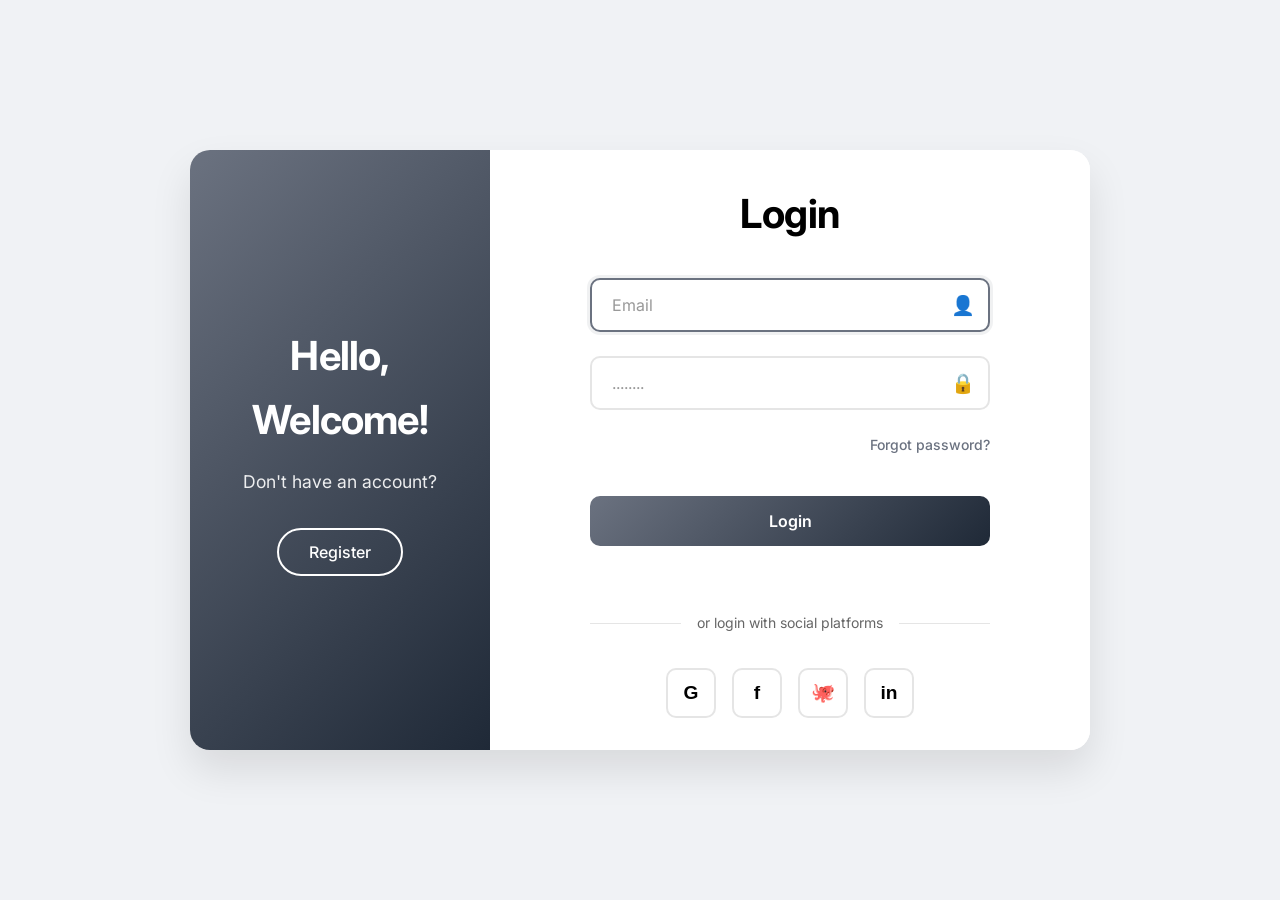
<file: crm-2-main/ms-dashboard-main/App/login.html>
<!DOCTYPE html>
<html lang="en">
<head>
    <meta charset="UTF-8">
    <meta name="viewport" content="width=device-width, initial-scale=1.0">
    <title>CRM - Login / Sign Up</title>
    <link href="https://fonts.googleapis.com/css2?family=Inter:wght@300;400;500;600;700&display=swap" rel="stylesheet">
    <link rel="stylesheet" href="login.css">
</head>
<body>
    <div class="container">
        
        <div class="welcome-panel" id="welcomePanel">
            <div class="welcome-content">
                <div class="welcome-text">
                    <h1>Hello, Welcome!</h1>
                    <p id="welcomeMessage">Don't have an account?</p>
                </div>
                <button class="switch-btn" id="switchBtn">Register</button>
            </div>
        </div>

        <div class="form-panel" id="formPanel">
            <div class="form-container">
           
                <div class="form-section" id="loginForm">
                    <div class="form-header">
                        <h2>Login</h2>
                    </div>
                    
                    <form id="loginFormElement" class="auth-form">
                        <div class="form-group">
                            <div class="input-wrapper">
                                <input type="text" id="loginUsername" name="username" placeholder="Email" required>
                                <span class="input-icon">👤</span>
                            </div>
                        </div>
                        
                        <div class="form-group">
                            <div class="input-wrapper">
                                <input type="password" id="loginPassword" name="password" placeholder="........" required>
                                <span class="input-icon">🔒</span>
                            </div>
                        </div>
                        
                        <div class="form-options">
                            <a href="#" class="forgot-link">Forgot password?</a>
                        </div>
                        
                        <button type="submit" class="submit-btn">
                            <span>Login</span>
                        </button>
                    </form>
                    
                    <div class="social-login">
                        <div class="separator">
                            <span>or login with social platforms</span>
                        </div>
                        <div class="social-buttons">
                            <button class="social-btn" type="button">G</button>
                            <button class="social-btn" type="button">f</button>
                            <button class="social-btn" type="button">🐙</button>
                            <button class="social-btn" type="button">in</button>
                        </div>
                    </div>
                </div>

                <!-- Signup Form -->
                <div class="form-section hidden" id="signupForm">
                    <div class="form-header">
                        <h2>Register</h2>
                    </div>
                    
                    <form id="signupFormElement" class="auth-form">
                        <div class="form-group">
                            <div class="input-wrapper">
                                <input type="text" id="signupName" name="username" placeholder="Full Name" required>
                                <span class="input-icon">👤</span>
                            </div>
                        </div>
                        
                        <div class="form-group">
                            <div class="input-wrapper">
                                <input type="email" id="signupEmail" name="email" placeholder="Email" required>
                                <span class="input-icon">📧</span>
                            </div>
                        </div>
                        
                        <div class="form-group">
                            <div class="input-wrapper">
                                <input type="password" id="signupPassword" name="password" placeholder="Password" required>
                                <span class="input-icon">🔒</span>
                            </div>
                        </div>
                        
                        <div class="form-group">
                            <div class="input-wrapper">
                                <input type="password" id="signupConfirmPassword" name="confirmPassword" placeholder="Confirm Password" required>
                                <span class="input-icon">🔒</span>
                            </div>
                        </div>
                        
                        <button type="submit" class="submit-btn">
                            <span>Register</span>
                        </button>
                    </form>
                    
                    <div class="social-login">
                        <div class="separator">
                            <span>or register with social platforms</span>
                        </div>
                        <div class="social-buttons">
                            <button class="social-btn" type="button">G</button>
                            <button class="social-btn" type="button">f</button>
                            <button class="social-btn" type="button">🐙</button>
                            <button class="social-btn" type="button">in</button>
                        </div>
                    </div>
                </div>
            </div>
        </div>
    </div>

    <script src="login.js"></script>
</body>
</html>
</file>
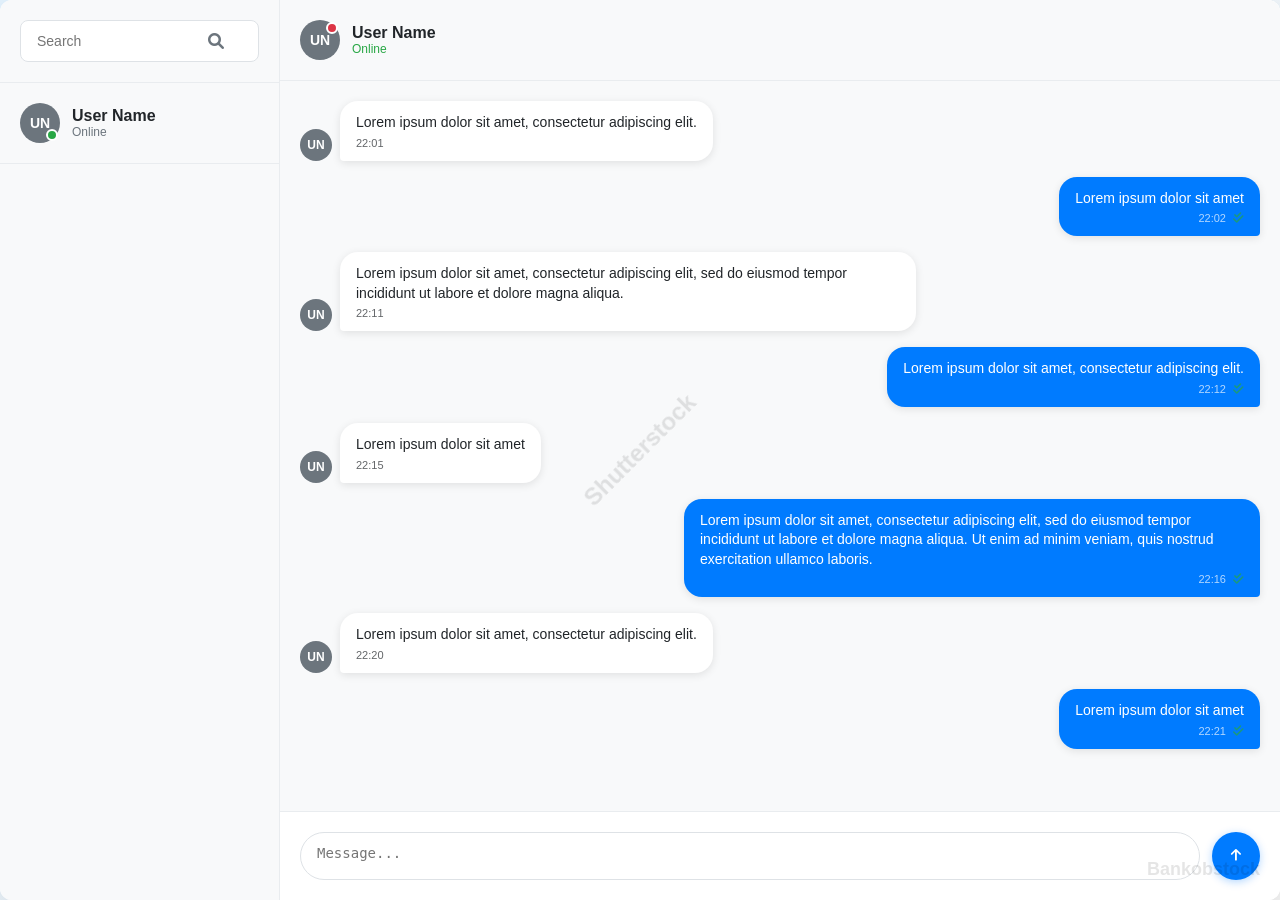
<file: crm-2-main/ms-dashboard-main/App/modern-chat-mockup.html>
<!DOCTYPE html>
<html lang="en">
<head>
    <meta charset="UTF-8">
    <meta name="viewport" content="width=device-width, initial-scale=1.0">
    <title>Modern Chat Interface</title>
    <link href="https://cdnjs.cloudflare.com/ajax/libs/font-awesome/6.0.0/css/all.min.css" rel="stylesheet">
    <style>
        * {
            margin: 0;
            padding: 0;
            box-sizing: border-box;
        }

        body {
            font-family: 'Segoe UI', Tahoma, Geneva, Verdana, sans-serif;
            background: linear-gradient(135deg, #e3f2fd 0%, #f5f5f5 100%);
            height: 100vh;
            overflow: hidden;
        }

        .chat-container {
            display: flex;
            height: 100vh;
            max-width: 1400px;
            margin: 0 auto;
            background: white;
            box-shadow: 0 10px 30px rgba(0, 0, 0, 0.1);
            border-radius: 12px;
            overflow: hidden;
        }

        /* Left Sidebar */
        .sidebar {
            width: 280px;
            background: #f8f9fa;
            border-right: 1px solid #e9ecef;
            display: flex;
            flex-direction: column;
        }

        .search-container {
            padding: 20px;
            border-bottom: 1px solid #e9ecef;
        }

        .search-input {
            width: 100%;
            padding: 12px 16px;
            border: 1px solid #dee2e6;
            border-radius: 8px;
            font-size: 14px;
            background: white;
            position: relative;
        }

        .search-input:focus {
            outline: none;
            border-color: #007bff;
            box-shadow: 0 0 0 3px rgba(0, 123, 255, 0.1);
        }

        .search-icon {
            position: absolute;
            right: 35px;
            top: 50%;
            transform: translateY(-50%);
            color: #6c757d;
        }

        .user-profile {
            padding: 20px;
            display: flex;
            align-items: center;
            gap: 12px;
            border-bottom: 1px solid #e9ecef;
        }

        .user-avatar {
            width: 40px;
            height: 40px;
            border-radius: 50%;
            background: #6c757d;
            display: flex;
            align-items: center;
            justify-content: center;
            color: white;
            font-weight: 600;
            font-size: 14px;
            position: relative;
        }

        .online-status {
            position: absolute;
            bottom: 2px;
            right: 2px;
            width: 12px;
            height: 12px;
            background: #28a745;
            border: 2px solid white;
            border-radius: 50%;
        }

        .user-info h3 {
            font-size: 16px;
            font-weight: 600;
            color: #212529;
        }

        .user-info p {
            font-size: 12px;
            color: #6c757d;
        }

        /* Main Chat Area */
        .chat-main {
            flex: 1;
            display: flex;
            flex-direction: column;
            background: white;
        }

        .chat-header {
            padding: 20px;
            border-bottom: 1px solid #e9ecef;
            display: flex;
            align-items: center;
            gap: 12px;
            background: #f8f9fa;
        }

        .chat-avatar {
            width: 40px;
            height: 40px;
            border-radius: 50%;
            background: #6c757d;
            display: flex;
            align-items: center;
            justify-content: center;
            color: white;
            font-weight: 600;
            font-size: 14px;
            position: relative;
        }

        .notification-dot {
            position: absolute;
            top: 2px;
            right: 2px;
            width: 12px;
            height: 12px;
            background: #dc3545;
            border: 2px solid white;
            border-radius: 50%;
        }

        .chat-info h3 {
            font-size: 16px;
            font-weight: 600;
            color: #212529;
        }

        .chat-info p {
            font-size: 12px;
            color: #28a745;
        }

        .messages-container {
            flex: 1;
            padding: 20px;
            overflow-y: auto;
            background: #f8f9fa;
        }

        .message {
            margin-bottom: 16px;
            display: flex;
            align-items: flex-end;
            gap: 8px;
        }

        .message.sent {
            flex-direction: row-reverse;
        }

        .message-avatar {
            width: 32px;
            height: 32px;
            border-radius: 50%;
            background: #6c757d;
            display: flex;
            align-items: center;
            justify-content: center;
            color: white;
            font-weight: 600;
            font-size: 12px;
            flex-shrink: 0;
        }

        .message-bubble {
            max-width: 60%;
            padding: 12px 16px;
            border-radius: 18px;
            position: relative;
            box-shadow: 0 2px 8px rgba(0, 0, 0, 0.1);
        }

        .message.received .message-bubble {
            background: white;
            color: #212529;
            border-bottom-left-radius: 4px;
        }

        .message.sent .message-bubble {
            background: #007bff;
            color: white;
            border-bottom-right-radius: 4px;
        }

        .message-text {
            font-size: 14px;
            line-height: 1.4;
            margin-bottom: 4px;
        }

        .message-time {
            font-size: 11px;
            opacity: 0.7;
            text-align: right;
        }

        .message.sent .message-time {
            text-align: right;
        }

        .message.received .message-time {
            text-align: left;
        }

        .message-status {
            margin-left: 4px;
            font-size: 12px;
        }

        .message.sent .message-status {
            color: #28a745;
        }

        /* Input Area */
        .input-area {
            padding: 20px;
            border-top: 1px solid #e9ecef;
            background: white;
        }

        .input-container {
            display: flex;
            gap: 12px;
            align-items: flex-end;
        }

        .message-input {
            flex: 1;
            padding: 12px 16px;
            border: 1px solid #dee2e6;
            border-radius: 24px;
            font-size: 14px;
            resize: none;
            min-height: 48px;
            max-height: 120px;
            outline: none;
            transition: border-color 0.2s;
        }

        .message-input:focus {
            border-color: #007bff;
            box-shadow: 0 0 0 3px rgba(0, 123, 255, 0.1);
        }

        .send-button {
            width: 48px;
            height: 48px;
            border: none;
            border-radius: 50%;
            background: #007bff;
            color: white;
            cursor: pointer;
            display: flex;
            align-items: center;
            justify-content: center;
            transition: all 0.2s;
            box-shadow: 0 2px 8px rgba(0, 123, 255, 0.3);
        }

        .send-button:hover {
            background: #0056b3;
            transform: translateY(-1px);
            box-shadow: 0 4px 12px rgba(0, 123, 255, 0.4);
        }

        .send-button:active {
            transform: translateY(0);
        }

        /* Watermarks */
        .watermark {
            position: fixed;
            color: rgba(0, 0, 0, 0.1);
            font-size: 24px;
            font-weight: bold;
            pointer-events: none;
            z-index: 1000;
        }

        .watermark.shutterstock {
            top: 50%;
            left: 50%;
            transform: translate(-50%, -50%) rotate(-45deg);
        }

        .watermark.bankobstock {
            bottom: 20px;
            right: 20px;
            font-size: 18px;
        }

        /* Responsive Design */
        @media (max-width: 768px) {
            .chat-container {
                border-radius: 0;
                height: 100vh;
            }
            
            .sidebar {
                width: 100%;
                height: 100%;
                position: absolute;
                z-index: 10;
                transform: translateX(-100%);
                transition: transform 0.3s;
            }
            
            .sidebar.open {
                transform: translateX(0);
            }
        }

        /* Scrollbar Styling */
        .messages-container::-webkit-scrollbar {
            width: 6px;
        }

        .messages-container::-webkit-scrollbar-track {
            background: #f1f1f1;
        }

        .messages-container::-webkit-scrollbar-thumb {
            background: #c1c1c1;
            border-radius: 3px;
        }

        .messages-container::-webkit-scrollbar-thumb:hover {
            background: #a8a8a8;
        }
    </style>
</head>
<body>
    <!-- Watermarks -->
    <div class="watermark shutterstock">Shutterstock</div>
    <div class="watermark bankobstock">Bankobstock</div>

    <div class="chat-container">
        <!-- Left Sidebar -->
        <div class="sidebar">
            <div class="search-container">
                <div style="position: relative;">
                    <input type="text" class="search-input" placeholder="Search" id="searchInput">
                    <i class="fas fa-search search-icon"></i>
                </div>
            </div>
            
            <div class="user-profile">
                <div class="user-avatar">
                    <span>UN</span>
                    <div class="online-status"></div>
                </div>
                <div class="user-info">
                    <h3>User Name</h3>
                    <p>Online</p>
                </div>
            </div>
        </div>

        <!-- Main Chat Area -->
        <div class="chat-main">
            <div class="chat-header">
                <div class="chat-avatar">
                    <span>UN</span>
                    <div class="notification-dot"></div>
                </div>
                <div class="chat-info">
                    <h3>User Name</h3>
                    <p>Online</p>
                </div>
            </div>

            <div class="messages-container" id="messagesContainer">
                <!-- Messages will be populated by JavaScript -->
            </div>

            <div class="input-area">
                <div class="input-container">
                    <textarea 
                        class="message-input" 
                        placeholder="Message..." 
                        id="messageInput"
                        rows="1"
                    ></textarea>
                    <button class="send-button" id="sendButton">
                        <i class="fas fa-arrow-up"></i>
                    </button>
                </div>
            </div>
        </div>
    </div>

    <script>
        // Sample conversation data
        const conversation = [
            {
                type: 'received',
                text: 'Lorem ipsum dolor sit amet, consectetur adipiscing elit.',
                time: '22:01'
            },
            {
                type: 'sent',
                text: 'Lorem ipsum dolor sit amet',
                time: '22:02'
            },
            {
                type: 'received',
                text: 'Lorem ipsum dolor sit amet, consectetur adipiscing elit, sed do eiusmod tempor incididunt ut labore et dolore magna aliqua.',
                time: '22:11'
            },
            {
                type: 'sent',
                text: 'Lorem ipsum dolor sit amet, consectetur adipiscing elit.',
                time: '22:12'
            },
            {
                type: 'received',
                text: 'Lorem ipsum dolor sit amet',
                time: '22:15'
            },
            {
                type: 'sent',
                text: 'Lorem ipsum dolor sit amet, consectetur adipiscing elit, sed do eiusmod tempor incididunt ut labore et dolore magna aliqua. Ut enim ad minim veniam, quis nostrud exercitation ullamco laboris.',
                time: '22:16'
            },
            {
                type: 'received',
                text: 'Lorem ipsum dolor sit amet, consectetur adipiscing elit.',
                time: '22:20'
            },
            {
                type: 'sent',
                text: 'Lorem ipsum dolor sit amet',
                time: '22:21'
            }
        ];

        // Function to render messages
        function renderMessages() {
            const container = document.getElementById('messagesContainer');
            container.innerHTML = '';

            conversation.forEach(message => {
                const messageElement = document.createElement('div');
                messageElement.className = `message ${message.type}`;
                
                if (message.type === 'received') {
                    messageElement.innerHTML = `
                        <div class="message-avatar">
                            <span>UN</span>
                        </div>
                        <div class="message-bubble">
                            <div class="message-text">${message.text}</div>
                            <div class="message-time">${message.time}</div>
                        </div>
                    `;
                } else {
                    messageElement.innerHTML = `
                        <div class="message-bubble">
                            <div class="message-text">${message.text}</div>
                            <div class="message-time">${message.time} <i class="fas fa-check-double message-status"></i></div>
                        </div>
                    `;
                }
                
                container.appendChild(messageElement);
            });

            // Scroll to bottom
            container.scrollTop = container.scrollHeight;
        }

        // Auto-resize textarea
        function autoResizeTextarea() {
            const textarea = document.getElementById('messageInput');
            textarea.style.height = 'auto';
            textarea.style.height = Math.min(textarea.scrollHeight, 120) + 'px';
        }

        // Send message function
        function sendMessage() {
            const input = document.getElementById('messageInput');
            const text = input.value.trim();
            
            if (text) {
                const newMessage = {
                    type: 'sent',
                    text: text,
                    time: new Date().toLocaleTimeString('en-US', { 
                        hour: '2-digit', 
                        minute: '2-digit',
                        hour12: false 
                    })
                };
                
                conversation.push(newMessage);
                renderMessages();
                input.value = '';
                input.style.height = 'auto';
            }
        }

        // Event listeners
        document.getElementById('messageInput').addEventListener('input', autoResizeTextarea);
        document.getElementById('messageInput').addEventListener('keypress', function(e) {
            if (e.key === 'Enter' && !e.shiftKey) {
                e.preventDefault();
                sendMessage();
            }
        });
        document.getElementById('sendButton').addEventListener('click', sendMessage);

        // Initialize
        renderMessages();

        // Add some interactivity
        document.getElementById('searchInput').addEventListener('input', function(e) {
            console.log('Searching for:', e.target.value);
        });
    </script>
</body>
</html>
</file>
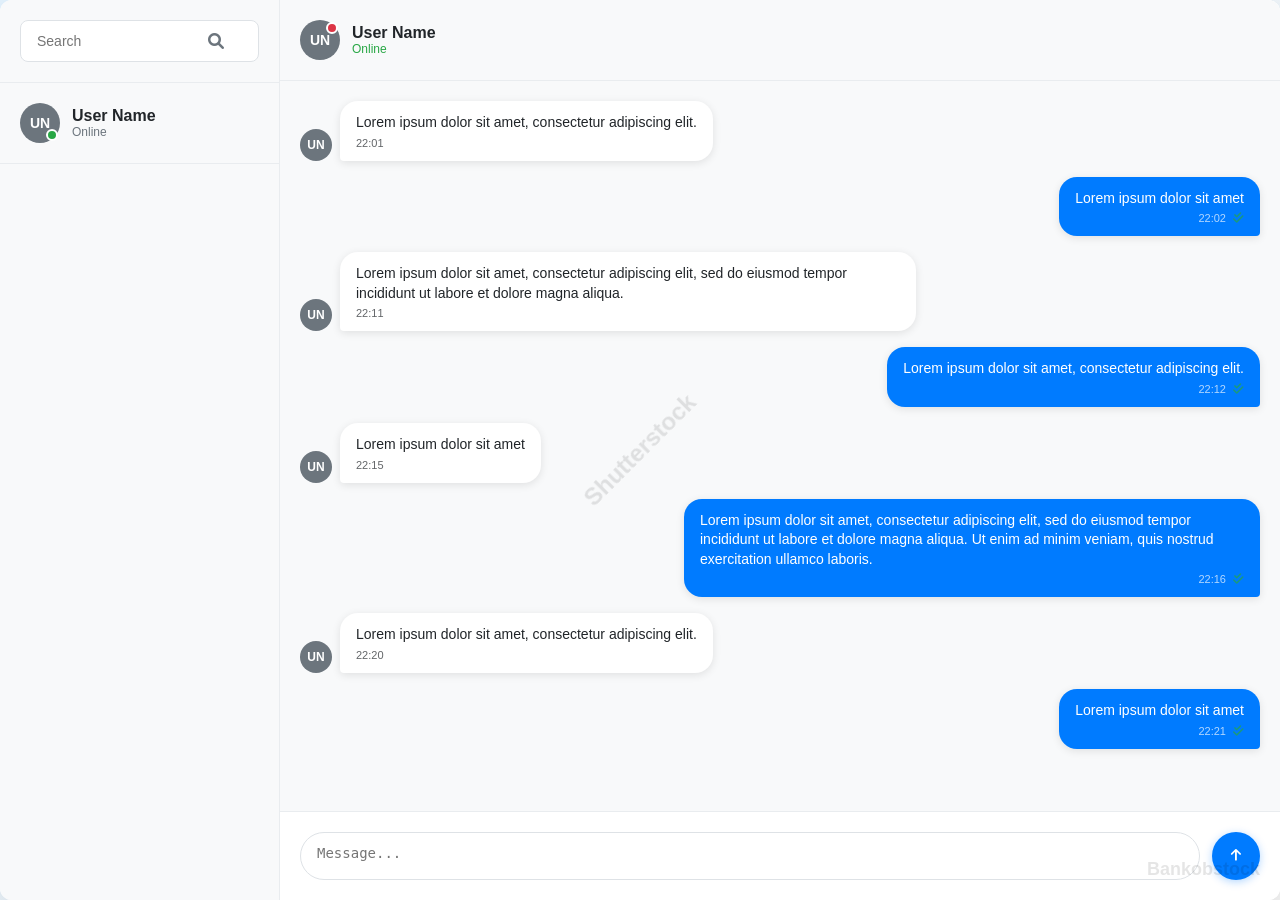
<file: crm-2-main/ms-dashboard-main/App/modern-messaging-ui.html>
<!DOCTYPE html>
<html lang="en">
<head>
    <meta charset="UTF-8">
    <meta name="viewport" content="width=device-width, initial-scale=1.0">
    <title>Modern Messaging App UI Mockup</title>
    <link href="https://cdnjs.cloudflare.com/ajax/libs/font-awesome/6.0.0/css/all.min.css" rel="stylesheet">
    <style>
        * {
            margin: 0;
            padding: 0;
            box-sizing: border-box;
        }

        body {
            font-family: 'Segoe UI', Tahoma, Geneva, Verdana, sans-serif;
            background: linear-gradient(135deg, #e3f2fd 0%, #f5f5f5 100%);
            height: 100vh;
            overflow: hidden;
        }

        .app-container {
            display: flex;
            height: 100vh;
            max-width: 1400px;
            margin: 0 auto;
            background: white;
            box-shadow: 0 10px 30px rgba(0, 0, 0, 0.1);
            border-radius: 12px;
            overflow: hidden;
        }

        /* Left Sidebar */
        .left-sidebar {
            width: 280px;
            background: #f8f9fa;
            border-right: 1px solid #e9ecef;
            display: flex;
            flex-direction: column;
        }

        .search-container {
            padding: 20px;
            border-bottom: 1px solid #e9ecef;
        }

        .search-input {
            width: 100%;
            padding: 12px 16px;
            border: 1px solid #dee2e6;
            border-radius: 8px;
            font-size: 14px;
            background: white;
            position: relative;
        }

        .search-input:focus {
            outline: none;
            border-color: #007bff;
            box-shadow: 0 0 0 3px rgba(0, 123, 255, 0.1);
        }

        .search-icon {
            position: absolute;
            right: 35px;
            top: 50%;
            transform: translateY(-50%);
            color: #6c757d;
        }

        .user-profile {
            padding: 20px;
            display: flex;
            align-items: center;
            gap: 12px;
            border-bottom: 1px solid #e9ecef;
        }

        .user-avatar {
            width: 40px;
            height: 40px;
            border-radius: 50%;
            background: #6c757d;
            display: flex;
            align-items: center;
            justify-content: center;
            color: white;
            font-weight: 600;
            font-size: 14px;
            position: relative;
        }

        .online-status {
            position: absolute;
            bottom: 2px;
            right: 2px;
            width: 12px;
            height: 12px;
            background: #28a745;
            border: 2px solid white;
            border-radius: 50%;
        }

        .notification-dot {
            position: absolute;
            top: 2px;
            right: 2px;
            width: 12px;
            height: 12px;
            background: #dc3545;
            border: 2px solid white;
            border-radius: 50%;
        }

        .user-info h3 {
            font-size: 16px;
            font-weight: 600;
            color: #212529;
        }

        .user-info p {
            font-size: 12px;
            color: #6c757d;
        }

        /* Main Chat Area */
        .chat-main {
            flex: 1;
            display: flex;
            flex-direction: column;
            background: white;
        }

        .chat-header {
            padding: 20px;
            border-bottom: 1px solid #e9ecef;
            display: flex;
            align-items: center;
            gap: 12px;
            background: #f8f9fa;
        }

        .chat-avatar {
            width: 40px;
            height: 40px;
            border-radius: 50%;
            background: #6c757d;
            display: flex;
            align-items: center;
            justify-content: center;
            color: white;
            font-weight: 600;
            font-size: 14px;
            position: relative;
        }

        .chat-info h3 {
            font-size: 16px;
            font-weight: 600;
            color: #212529;
        }

        .chat-info p {
            font-size: 12px;
            color: #28a745;
        }

        .messages-container {
            flex: 1;
            padding: 20px;
            overflow-y: auto;
            background: #f8f9fa;
        }

        .message {
            margin-bottom: 16px;
            display: flex;
            align-items: flex-end;
            gap: 8px;
        }

        .message.sent {
            flex-direction: row-reverse;
        }

        .message-avatar {
            width: 32px;
            height: 32px;
            border-radius: 50%;
            background: #6c757d;
            display: flex;
            align-items: center;
            justify-content: center;
            color: white;
            font-weight: 600;
            font-size: 12px;
            flex-shrink: 0;
        }

        .message-bubble {
            max-width: 60%;
            padding: 12px 16px;
            border-radius: 18px;
            position: relative;
            box-shadow: 0 2px 8px rgba(0, 0, 0, 0.1);
        }

        .message.received .message-bubble {
            background: white;
            color: #212529;
            border-bottom-left-radius: 4px;
        }

        .message.sent .message-bubble {
            background: #007bff;
            color: white;
            border-bottom-right-radius: 4px;
        }

        .message-text {
            font-size: 14px;
            line-height: 1.4;
            margin-bottom: 4px;
        }

        .message-time {
            font-size: 11px;
            opacity: 0.7;
            text-align: right;
        }

        .message.sent .message-time {
            text-align: right;
        }

        .message.received .message-time {
            text-align: left;
        }

        .message-status {
            margin-left: 4px;
            font-size: 12px;
        }

        .message.sent .message-status {
            color: #28a745;
        }

        /* Input Area */
        .input-area {
            padding: 20px;
            border-top: 1px solid #e9ecef;
            background: white;
        }

        .input-container {
            display: flex;
            gap: 12px;
            align-items: flex-end;
        }

        .message-input {
            flex: 1;
            padding: 12px 16px;
            border: 1px solid #dee2e6;
            border-radius: 24px;
            font-size: 14px;
            resize: none;
            min-height: 48px;
            max-height: 120px;
            outline: none;
            transition: border-color 0.2s;
        }

        .message-input:focus {
            border-color: #007bff;
            box-shadow: 0 0 0 3px rgba(0, 123, 255, 0.1);
        }

        .send-button {
            width: 48px;
            height: 48px;
            border: none;
            border-radius: 50%;
            background: #007bff;
            color: white;
            cursor: pointer;
            display: flex;
            align-items: center;
            justify-content: center;
            transition: all 0.2s;
            box-shadow: 0 2px 8px rgba(0, 123, 255, 0.3);
        }

        .send-button:hover {
            background: #0056b3;
            transform: translateY(-1px);
            box-shadow: 0 4px 12px rgba(0, 123, 255, 0.4);
        }

        .send-button:active {
            transform: translateY(0);
        }

        /* Watermarks */
        .watermark {
            position: fixed;
            color: rgba(0, 0, 0, 0.1);
            font-size: 24px;
            font-weight: bold;
            pointer-events: none;
            z-index: 1000;
        }

        .watermark.shutterstock {
            top: 50%;
            left: 50%;
            transform: translate(-50%, -50%) rotate(-45deg);
        }

        .watermark.bankobstock {
            bottom: 20px;
            right: 20px;
            font-size: 18px;
        }

        /* Responsive Design */
        @media (max-width: 768px) {
            .app-container {
                border-radius: 0;
                height: 100vh;
            }
            
            .left-sidebar {
                width: 100%;
                height: 100%;
                position: absolute;
                z-index: 10;
                transform: translateX(-100%);
                transition: transform 0.3s;
            }
            
            .left-sidebar.open {
                transform: translateX(0);
            }
        }

        /* Scrollbar Styling */
        .messages-container::-webkit-scrollbar {
            width: 6px;
        }

        .messages-container::-webkit-scrollbar-track {
            background: #f1f1f1;
        }

        .messages-container::-webkit-scrollbar-thumb {
            background: #c1c1c1;
            border-radius: 3px;
        }

        .messages-container::-webkit-scrollbar-thumb:hover {
            background: #a8a8a8;
        }
    </style>
</head>
<body>
    <!-- Watermarks -->
    <div class="watermark shutterstock">Shutterstock</div>
    <div class="watermark bankobstock">Bankobstock</div>

    <div class="app-container">
        <!-- Left Sidebar -->
        <div class="left-sidebar">
            <div class="search-container">
                <div style="position: relative;">
                    <input type="text" class="search-input" placeholder="Search" id="searchInput">
                    <i class="fas fa-search search-icon"></i>
                </div>
            </div>
            
            <div class="user-profile">
                <div class="user-avatar">
                    <span>UN</span>
                    <div class="online-status"></div>
                </div>
                <div class="user-info">
                    <h3>User Name</h3>
                    <p>Online</p>
                </div>
            </div>
        </div>

        <!-- Main Chat Area -->
        <div class="chat-main">
            <div class="chat-header">
                <div class="chat-avatar">
                    <span>UN</span>
                    <div class="notification-dot"></div>
                </div>
                <div class="chat-info">
                    <h3>User Name</h3>
                    <p>Online</p>
                </div>
            </div>

            <div class="messages-container" id="messagesContainer">
                <!-- Messages will be populated by JavaScript -->
            </div>

            <div class="input-area">
                <div class="input-container">
                    <textarea 
                        class="message-input" 
                        placeholder="Message..." 
                        id="messageInput"
                        rows="1"
                    ></textarea>
                    <button class="send-button" id="sendButton">
                        <i class="fas fa-arrow-up"></i>
                    </button>
                </div>
            </div>
        </div>
    </div>

    <script>
        // Sample conversation data
        const conversation = [
            {
                type: 'received',
                text: 'Lorem ipsum dolor sit amet, consectetur adipiscing elit.',
                time: '22:01'
            },
            {
                type: 'sent',
                text: 'Lorem ipsum dolor sit amet',
                time: '22:02'
            },
            {
                type: 'received',
                text: 'Lorem ipsum dolor sit amet, consectetur adipiscing elit, sed do eiusmod tempor incididunt ut labore et dolore magna aliqua.',
                time: '22:11'
            },
            {
                type: 'sent',
                text: 'Lorem ipsum dolor sit amet, consectetur adipiscing elit.',
                time: '22:12'
            },
            {
                type: 'received',
                text: 'Lorem ipsum dolor sit amet',
                time: '22:15'
            },
            {
                type: 'sent',
                text: 'Lorem ipsum dolor sit amet, consectetur adipiscing elit, sed do eiusmod tempor incididunt ut labore et dolore magna aliqua. Ut enim ad minim veniam, quis nostrud exercitation ullamco laboris.',
                time: '22:16'
            },
            {
                type: 'received',
                text: 'Lorem ipsum dolor sit amet, consectetur adipiscing elit.',
                time: '22:20'
            },
            {
                type: 'sent',
                text: 'Lorem ipsum dolor sit amet',
                time: '22:21'
            }
        ];

        // Function to render messages
        function renderMessages() {
            const container = document.getElementById('messagesContainer');
            container.innerHTML = '';

            conversation.forEach(message => {
                const messageElement = document.createElement('div');
                messageElement.className = `message ${message.type}`;
                
                if (message.type === 'received') {
                    messageElement.innerHTML = `
                        <div class="message-avatar">
                            <span>UN</span>
                        </div>
                        <div class="message-bubble">
                            <div class="message-text">${message.text}</div>
                            <div class="message-time">${message.time}</div>
                        </div>
                    `;
                } else {
                    messageElement.innerHTML = `
                        <div class="message-bubble">
                            <div class="message-text">${message.text}</div>
                            <div class="message-time">${message.time} <i class="fas fa-check-double message-status"></i></div>
                        </div>
                    `;
                }
                
                container.appendChild(messageElement);
            });

            // Scroll to bottom
            container.scrollTop = container.scrollHeight;
        }

        // Auto-resize textarea
        function autoResizeTextarea() {
            const textarea = document.getElementById('messageInput');
            textarea.style.height = 'auto';
            textarea.style.height = Math.min(textarea.scrollHeight, 120) + 'px';
        }

        // Send message function
        function sendMessage() {
            const input = document.getElementById('messageInput');
            const text = input.value.trim();
            
            if (text) {
                const newMessage = {
                    type: 'sent',
                    text: text,
                    time: new Date().toLocaleTimeString('en-US', { 
                        hour: '2-digit', 
                        minute: '2-digit',
                        hour12: false 
                    })
                };
                
                conversation.push(newMessage);
                renderMessages();
                input.value = '';
                input.style.height = 'auto';
            }
        }

        // Event listeners
        document.getElementById('messageInput').addEventListener('input', autoResizeTextarea);
        document.getElementById('messageInput').addEventListener('keypress', function(e) {
            if (e.key === 'Enter' && !e.shiftKey) {
                e.preventDefault();
                sendMessage();
            }
        });
        document.getElementById('sendButton').addEventListener('click', sendMessage);

        // Initialize
        renderMessages();

        // Add some interactivity
        document.getElementById('searchInput').addEventListener('input', function(e) {
            console.log('Searching for:', e.target.value);
        });
    </script>
</body>
</html>
</file>
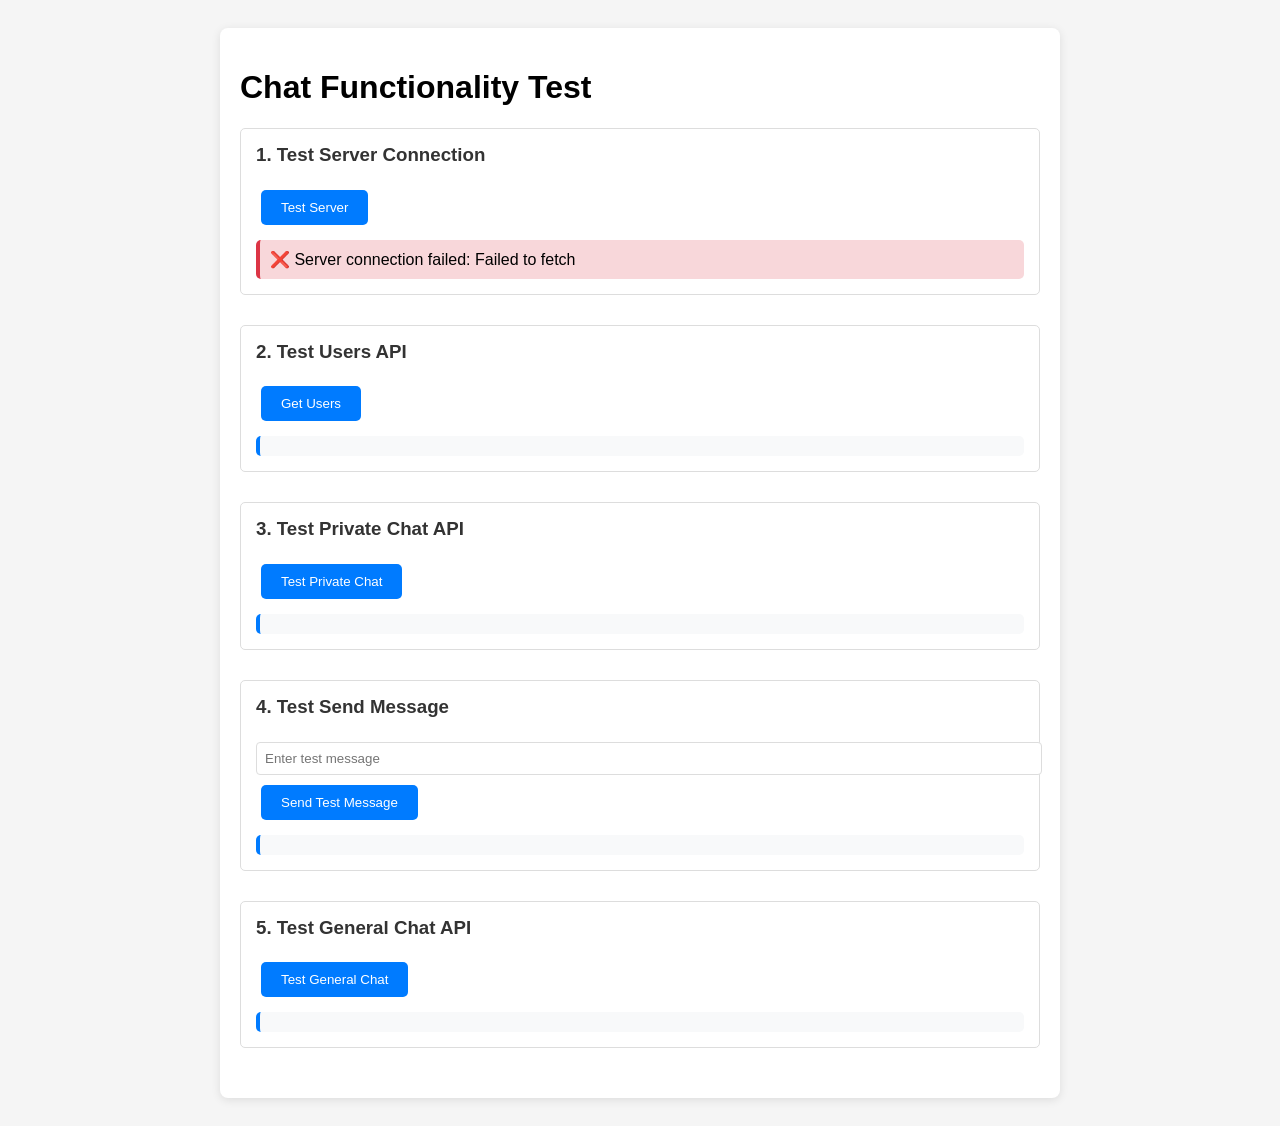
<file: crm-2-main/ms-dashboard-main/App/test-chat.html>
<!DOCTYPE html>
<html lang="en">
<head>
    <meta charset="UTF-8">
    <meta name="viewport" content="width=device-width, initial-scale=1.0">
    <title>Chat Test</title>
    <style>
        body {
            font-family: Arial, sans-serif;
            padding: 20px;
            background: #f5f5f5;
        }
        .test-container {
            max-width: 800px;
            margin: 0 auto;
            background: white;
            padding: 20px;
            border-radius: 8px;
            box-shadow: 0 2px 10px rgba(0,0,0,0.1);
        }
        .test-section {
            margin-bottom: 30px;
            padding: 15px;
            border: 1px solid #ddd;
            border-radius: 5px;
        }
        .test-section h3 {
            margin-top: 0;
            color: #333;
        }
        button {
            background: #007bff;
            color: white;
            border: none;
            padding: 10px 20px;
            border-radius: 5px;
            cursor: pointer;
            margin: 5px;
        }
        button:hover {
            background: #0056b3;
        }
        .result {
            margin-top: 10px;
            padding: 10px;
            background: #f8f9fa;
            border-radius: 5px;
            border-left: 4px solid #007bff;
        }
        .error {
            border-left-color: #dc3545;
            background: #f8d7da;
        }
        .success {
            border-left-color: #28a745;
            background: #d4edda;
        }
        input, textarea {
            width: 100%;
            padding: 8px;
            margin: 5px 0;
            border: 1px solid #ddd;
            border-radius: 4px;
        }
    </style>
</head>
<body>
    <div class="test-container">
        <h1>Chat Functionality Test</h1>
        
        <div class="test-section">
            <h3>1. Test Server Connection</h3>
            <button onclick="testServerConnection()">Test Server</button>
            <div id="serverResult" class="result"></div>
        </div>

        <div class="test-section">
            <h3>2. Test Users API</h3>
            <button onclick="testUsersAPI()">Get Users</button>
            <div id="usersResult" class="result"></div>
        </div>

        <div class="test-section">
            <h3>3. Test Private Chat API</h3>
            <button onclick="testPrivateChatAPI()">Test Private Chat</button>
            <div id="privateChatResult" class="result"></div>
        </div>

        <div class="test-section">
            <h3>4. Test Send Message</h3>
            <input type="text" id="testMessage" placeholder="Enter test message">
            <button onclick="testSendMessage()">Send Test Message</button>
            <div id="sendMessageResult" class="result"></div>
        </div>

        <div class="test-section">
            <h3>5. Test General Chat API</h3>
            <button onclick="testGeneralChatAPI()">Test General Chat</button>
            <div id="generalChatResult" class="result"></div>
        </div>
    </div>

    <script>
        const API_BASE = 'http://localhost:3000/api';

        function showResult(elementId, message, isError = false, isSuccess = false) {
            const element = document.getElementById(elementId);
            element.textContent = message;
            element.className = 'result';
            if (isError) element.classList.add('error');
            if (isSuccess) element.classList.add('success');
        }

        async function testServerConnection() {
            try {
                const response = await fetch(`${API_BASE}/users`);
                if (response.ok) {
                    showResult('serverResult', '✅ Server is running and responding!', false, true);
                } else {
                    showResult('serverResult', `❌ Server responded with status: ${response.status}`, true);
                }
            } catch (error) {
                showResult('serverResult', `❌ Server connection failed: ${error.message}`, true);
            }
        }

        async function testUsersAPI() {
            try {
                const response = await fetch(`${API_BASE}/chat/users`);
                const data = await response.json();
                showResult('usersResult', `✅ Found ${data.users?.length || 0} users: ${JSON.stringify(data.users?.map(u => u.name || u.email))}`, false, true);
            } catch (error) {
                showResult('usersResult', `❌ Users API failed: ${error.message}`, true);
            }
        }

        async function testPrivateChatAPI() {
            try {
                // Test with two users
                const response = await fetch(`${API_BASE}/chat/private/qasim@gmail.com/ali@gmail.com`);
                const data = await response.json();
                showResult('privateChatResult', `✅ Private chat API working. Messages: ${data.length || 0}`, false, true);
            } catch (error) {
                showResult('privateChatResult', `❌ Private chat API failed: ${error.message}`, true);
            }
        }

        async function testSendMessage() {
            const message = document.getElementById('testMessage').value;
            if (!message) {
                showResult('sendMessageResult', '❌ Please enter a message first', true);
                return;
            }

            try {
                const response = await fetch(`${API_BASE}/chat/private`, {
                    method: 'POST',
                    headers: {
                        'Content-Type': 'application/json'
                    },
                    body: JSON.stringify({
                        from: 'qasim@gmail.com',
                        to: 'ali@gmail.com',
                        message: message
                    })
                });
                const data = await response.json();
                showResult('sendMessageResult', `✅ Message sent successfully! Response: ${JSON.stringify(data)}`, false, true);
            } catch (error) {
                showResult('sendMessageResult', `❌ Send message failed: ${error.message}`, true);
            }
        }

        async function testGeneralChatAPI() {
            try {
                const response = await fetch(`${API_BASE}/chat/general`);
                const data = await response.json();
                showResult('generalChatResult', `✅ General chat API working. Messages: ${data.length || 0}`, false, true);
            } catch (error) {
                showResult('generalChatResult', `❌ General chat API failed: ${error.message}`, true);
            }
        }

        // Auto-test on load
        window.addEventListener('load', () => {
            setTimeout(testServerConnection, 1000);
        });
    </script>
</body>
</html>
</file>
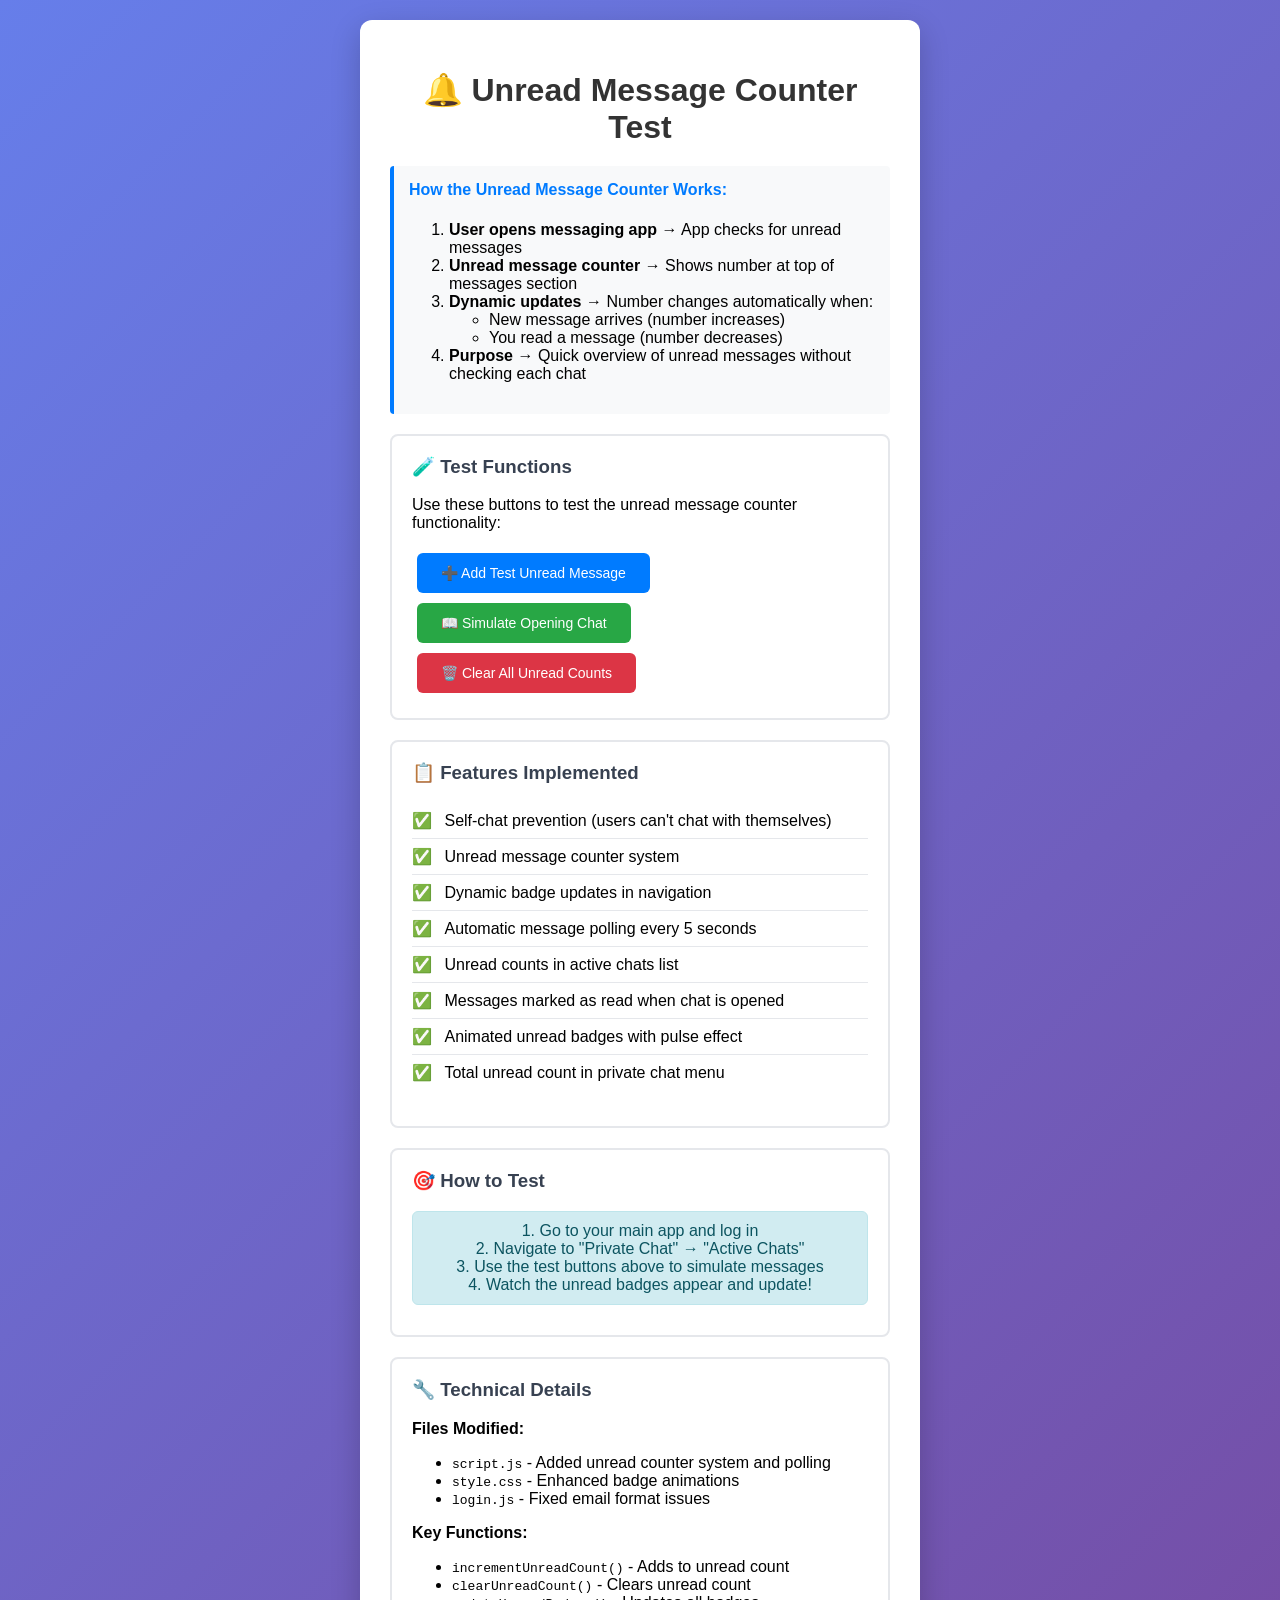
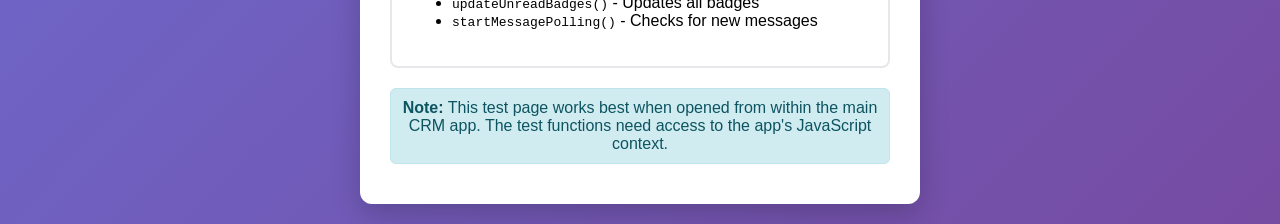
<file: crm-2-main/ms-dashboard-main/App/test-unread.html>
<!DOCTYPE html>
<html lang="en">
<head>
    <meta charset="UTF-8">
    <meta name="viewport" content="width=device-width, initial-scale=1.0">
    <title>Unread Message Counter Test</title>
    <style>
        body {
            font-family: 'Inter', sans-serif;
            background: linear-gradient(135deg, #667eea 0%, #764ba2 100%);
            margin: 0;
            padding: 20px;
            min-height: 100vh;
            display: flex;
            align-items: center;
            justify-content: center;
        }
        
        .test-container {
            background: white;
            border-radius: 12px;
            padding: 30px;
            box-shadow: 0 10px 30px rgba(0, 0, 0, 0.2);
            max-width: 500px;
            width: 100%;
        }
        
        h1 {
            color: #333;
            text-align: center;
            margin-bottom: 20px;
        }
        
        .test-section {
            margin: 20px 0;
            padding: 20px;
            border: 2px solid #e5e7eb;
            border-radius: 8px;
        }
        
        .test-section h3 {
            color: #374151;
            margin-top: 0;
        }
        
        .test-button {
            background: #007bff;
            color: white;
            border: none;
            padding: 12px 24px;
            border-radius: 6px;
            cursor: pointer;
            font-size: 14px;
            font-weight: 500;
            transition: background 0.2s;
            margin: 5px;
        }
        
        .test-button:hover {
            background: #0056b3;
        }
        
        .test-button.danger {
            background: #dc3545;
        }
        
        .test-button.danger:hover {
            background: #c82333;
        }
        
        .test-button.success {
            background: #28a745;
        }
        
        .test-button.success:hover {
            background: #218838;
        }
        
        .info-box {
            background: #f8f9fa;
            border-left: 4px solid #007bff;
            padding: 15px;
            margin: 15px 0;
            border-radius: 4px;
        }
        
        .info-box h4 {
            margin-top: 0;
            color: #007bff;
        }
        
        .feature-list {
            list-style: none;
            padding: 0;
        }
        
        .feature-list li {
            padding: 8px 0;
            border-bottom: 1px solid #e5e7eb;
        }
        
        .feature-list li:last-child {
            border-bottom: none;
        }
        
        .feature-list li::before {
            content: "✅ ";
            margin-right: 8px;
        }
        
        .status {
            text-align: center;
            padding: 10px;
            border-radius: 6px;
            margin: 10px 0;
            font-weight: 500;
        }
        
        .status.success {
            background: #d4edda;
            color: #155724;
            border: 1px solid #c3e6cb;
        }
        
        .status.info {
            background: #d1ecf1;
            color: #0c5460;
            border: 1px solid #bee5eb;
        }
    </style>
</head>
<body>
    <div class="test-container">
        <h1>🔔 Unread Message Counter Test</h1>
        
        <div class="info-box">
            <h4>How the Unread Message Counter Works:</h4>
            <ol>
                <li><strong>User opens messaging app</strong> → App checks for unread messages</li>
                <li><strong>Unread message counter</strong> → Shows number at top of messages section</li>
                <li><strong>Dynamic updates</strong> → Number changes automatically when:
                    <ul>
                        <li>New message arrives (number increases)</li>
                        <li>You read a message (number decreases)</li>
                    </ul>
                </li>
                <li><strong>Purpose</strong> → Quick overview of unread messages without checking each chat</li>
            </ol>
        </div>
        
        <div class="test-section">
            <h3>🧪 Test Functions</h3>
            <p>Use these buttons to test the unread message counter functionality:</p>
            
            <button class="test-button" onclick="testAddUnread()">
                ➕ Add Test Unread Message
            </button>
            
            <button class="test-button success" onclick="testOpenChat()">
                📖 Simulate Opening Chat
            </button>
            
            <button class="test-button danger" onclick="testClearAll()">
                🗑️ Clear All Unread Counts
            </button>
        </div>
        
        <div class="test-section">
            <h3>📋 Features Implemented</h3>
            <ul class="feature-list">
                <li>Self-chat prevention (users can't chat with themselves)</li>
                <li>Unread message counter system</li>
                <li>Dynamic badge updates in navigation</li>
                <li>Automatic message polling every 5 seconds</li>
                <li>Unread counts in active chats list</li>
                <li>Messages marked as read when chat is opened</li>
                <li>Animated unread badges with pulse effect</li>
                <li>Total unread count in private chat menu</li>
            </ul>
        </div>
        
        <div class="test-section">
            <h3>🎯 How to Test</h3>
            <div class="status info">
                1. Go to your main app and log in<br>
                2. Navigate to "Private Chat" → "Active Chats"<br>
                3. Use the test buttons above to simulate messages<br>
                4. Watch the unread badges appear and update!
            </div>
        </div>
        
        <div class="test-section">
            <h3>🔧 Technical Details</h3>
            <p><strong>Files Modified:</strong></p>
            <ul>
                <li><code>script.js</code> - Added unread counter system and polling</li>
                <li><code>style.css</code> - Enhanced badge animations</li>
                <li><code>login.js</code> - Fixed email format issues</li>
            </ul>
            
            <p><strong>Key Functions:</strong></p>
            <ul>
                <li><code>incrementUnreadCount()</code> - Adds to unread count</li>
                <li><code>clearUnreadCount()</code> - Clears unread count</li>
                <li><code>updateUnreadBadges()</code> - Updates all badges</li>
                <li><code>startMessagePolling()</code> - Checks for new messages</li>
            </ul>
        </div>
    </div>

    <script>
        function testAddUnread() {
            if (typeof testUnreadMessages === 'function') {
                testUnreadMessages();
            } else {
                alert('Please open this test in the main app context to use test functions!');
            }
        }
        
        function testOpenChat() {
            alert('This would simulate opening a chat and clearing unread counts.\n\nIn the real app, this happens automatically when you click on a chat.');
        }
        
        function testClearAll() {
            if (typeof unreadCounts !== 'undefined') {
                unreadCounts = {};
                if (typeof updateUnreadBadges === 'function') {
                    updateUnreadBadges();
                }
                alert('All unread counts cleared!');
            } else {
                alert('Please open this test in the main app context to use test functions!');
            }
        }
        
        // Check if we're in the main app context
        if (typeof loggedInUser === 'undefined') {
            document.querySelector('.test-container').innerHTML += `
                <div class="status info">
                    <strong>Note:</strong> This test page works best when opened from within the main CRM app.
                    The test functions need access to the app's JavaScript context.
                </div>
            `;
        }
    </script>
</body>
</html>
</file>
<file: crm-2-main/ms-dashboard-main/App/login.css>
/* Reset and Base Styles */
* {
    margin: 0;
    padding: 0;
    box-sizing: border-box;
}

body {
    font-family: 'Inter', -apple-system, BlinkMacSystemFont, 'Segoe UI', Roboto, sans-serif;
    background: #f0f2f5;
    color: #000000;
    line-height: 1.6;
    overflow-x: hidden;
    min-height: 100vh;
    display: flex;
    align-items: center;
    justify-content: center;
}

/* Container */
.container {
    display: flex;
    width: 900px;
    height: 600px;
    background: #ffffff;
    border-radius: 20px;
    box-shadow: 0 20px 40px rgba(0, 0, 0, 0.1);
    overflow: hidden;
    position: relative;
}

/* Welcome Panel (Black & Gray) */
.welcome-panel {
    width: 300px;
    background: linear-gradient(135deg, #6b7280 0%, #1f2937 100%);
    color: #ffffff;
    display: flex;
    align-items: center;
    justify-content: center;
    padding: 2rem;
    position: relative;
    transition: transform 0.6s cubic-bezier(0.4, 0, 0.2, 1);
    z-index: 2;
}

.welcome-panel.slide-right {
    transform: translateX(600px);
}

.welcome-content {
    text-align: center;
    width: 100%;
}

.welcome-text h1 {
    font-size: 2.5rem;
    font-weight: 700;
    margin-bottom: 1rem;
    letter-spacing: -0.02em;
}

.welcome-text p {
    font-size: 1.1rem;
    color: rgba(255, 255, 255, 0.9);
    margin-bottom: 2rem;
}

.switch-btn {
    background: transparent;
    color: #ffffff;
    border: 2px solid #ffffff;
    padding: 12px 30px;
    border-radius: 25px;
    font-size: 1rem;
    font-weight: 500;
    cursor: pointer;
    transition: all 0.3s ease;
    font-family: inherit;
}

.switch-btn:hover {
    background: #ffffff;
    color: #6b7280;
    transform: translateY(-2px);
    box-shadow: 0 8px 20px rgba(255, 255, 255, 0.3);
}

/* Form Panel (White) */
.form-panel {
    flex: 1;
    display: flex;
    align-items: center;
    justify-content: center;
    padding: 2rem;
    background: #ffffff;
    transition: transform 0.6s cubic-bezier(0.4, 0, 0.2, 1);
    z-index: 1;
}

.form-panel.slide-left {
    transform: translateX(-300px);
}

.form-container {
    width: 100%;
    max-width: 400px;
    position: relative;
}

.form-section {
    transition: all 0.4s cubic-bezier(0.4, 0, 0.2, 1);
    opacity: 1;
    transform: translateX(0);
}

.form-section.hidden {
    opacity: 0;
    transform: translateX(20px);
    position: absolute;
    top: 0;
    left: 0;
    right: 0;
    pointer-events: none;
}

.form-header {
    text-align: center;
    margin-bottom: 2rem;
}

.form-header h2 {
    font-size: 2.5rem;
    font-weight: 700;
    margin-bottom: 0.5rem;
    color: #000000;
    letter-spacing: -0.01em;
}

/* Form Styles */
.auth-form {
    display: flex;
    flex-direction: column;
    gap: 1.5rem;
}

.form-group {
    display: flex;
    flex-direction: column;
    gap: 0.5rem;
}

.input-wrapper {
    position: relative;
    display: flex;
    align-items: center;
}

.input-wrapper input {
    width: 100%;
    padding: 15px 20px;
    padding-right: 50px;
    border: 2px solid #e5e5e5;
    border-radius: 10px;
    font-size: 1rem;
    font-family: inherit;
    background: #ffffff;
    color: #000000;
    transition: all 0.3s ease;
}

.input-wrapper input:focus {
    outline: none;
    border-color: #6b7280;
    box-shadow: 0 0 0 3px rgba(107, 114, 128, 0.1);
}

.input-wrapper input::placeholder {
    color: #999999;
}

.input-icon {
    position: absolute;
    right: 15px;
    font-size: 1.2rem;
    color: #999999;
    pointer-events: none;
}

/* Form Options */
.form-options {
    display: flex;
    justify-content: flex-end;
    font-size: 0.875rem;
    margin-bottom: 1rem;
}

.forgot-link {
    color: #6b7280;
    text-decoration: none;
    font-weight: 500;
    transition: color 0.2s ease;
}

.forgot-link:hover {
    color: #4b5563;
}

/* Submit Button */
.submit-btn {
    background: linear-gradient(135deg, #6b7280 0%, #1f2937 100%);
    color: #ffffff;
    border: none;
    padding: 15px 20px;
    border-radius: 10px;
    font-size: 1rem;
    font-weight: 600;
    font-family: inherit;
    cursor: pointer;
    transition: all 0.3s ease;
    display: flex;
    align-items: center;
    justify-content: center;
    gap: 0.5rem;
    margin-bottom: 2rem;
}

.submit-btn:hover {
    transform: translateY(-2px);
    box-shadow: 0 8px 20px rgba(107, 114, 128, 0.3);
}

.submit-btn:active {
    transform: translateY(0);
}

/* Social Login */
.social-login {
    text-align: center;
}

.separator {
    position: relative;
    margin: 2rem 0;
    text-align: center;
}

.separator::before {
    content: '';
    position: absolute;
    top: 50%;
    left: 0;
    right: 0;
    height: 1px;
    background: #e5e5e5;
}

.separator span {
    background: #ffffff;
    padding: 0 1rem;
    color: #666666;
    font-size: 0.875rem;
    position: relative;
    z-index: 1;
}

.social-buttons {
    display: flex;
    justify-content: center;
    gap: 1rem;
    margin-top: 1rem;
}

.social-btn {
    width: 50px;
    height: 50px;
    border: 2px solid #e5e5e5;
    border-radius: 10px;
    background: #ffffff;
    color: #000000;
    font-size: 1.2rem;
    font-weight: 600;
    cursor: pointer;
    transition: all 0.3s ease;
    display: flex;
    align-items: center;
    justify-content: center;
}

.social-btn:hover {
    border-color: #6b7280;
    transform: translateY(-2px);
    box-shadow: 0 4px 12px rgba(107, 114, 128, 0.2);
}

/* Loading States */
.submit-btn.loading {
    opacity: 0.7;
    cursor: not-allowed;
}

.submit-btn.loading span {
    opacity: 0;
}

.submit-btn.loading::after {
    content: '';
    width: 16px;
    height: 16px;
    border: 2px solid #ffffff;
    border-top: 2px solid transparent;
    border-radius: 50%;
    animation: spin 1s linear infinite;
    position: absolute;
}

@keyframes spin {
    0% { transform: rotate(0deg); }
    100% { transform: rotate(360deg); }
}

/* Error States */
.form-group.error input {
    border-color: #dc3545;
}

.form-group.error .error-message {
    color: #dc3545;
    font-size: 0.75rem;
    margin-top: 0.25rem;
}

/* Success States */
.form-group.success input {
    border-color: #28a745;
}

/* Focus States */
.form-group input:focus {
    border-color: #6b7280;
    box-shadow: 0 0 0 3px rgba(107, 114, 128, 0.1);
}

/* Hover Effects */
.form-group input:hover {
    border-color: #cccccc;
}

/* Responsive Design */
@media (max-width: 768px) {
    .container {
        width: 95%;
        max-width: 400px;
        height: auto;
        min-height: 600px;
        flex-direction: column;
    }
    
    .welcome-panel {
        width: 100%;
        height: 200px;
        border-radius: 20px 20px 0 0;
    }
    
    .welcome-panel.slide-right {
        transform: translateY(-200px);
    }
    
    .form-panel {
        width: 100%;
        border-radius: 0 0 20px 20px;
    }
    
    .form-panel.slide-left {
        transform: translateY(200px);
    }
    
    .welcome-text h1 {
        font-size: 2rem;
    }
    
    .form-header h2 {
        font-size: 2rem;
    }
    
    .social-buttons {
        gap: 0.5rem;
    }
    
    .social-btn {
        width: 45px;
        height: 45px;
        font-size: 1rem;
    }
}

@media (max-width: 480px) {
    .container {
        width: 100%;
        border-radius: 0;
        min-height: 100vh;
    }
    
    .welcome-panel {
        border-radius: 0;
    }
    
    .form-panel {
        border-radius: 0;
    }
    
    .welcome-text h1 {
        font-size: 1.75rem;
    }
    
    .form-header h2 {
        font-size: 1.75rem;
    }
    
    .input-wrapper input {
        padding: 12px 15px;
        padding-right: 45px;
    }
    
    .submit-btn {
        padding: 12px 15px;
    }
}

/* Smooth Transitions */
* {
    transition: all 0.2s ease;
}

/* Accessibility */
@media (prefers-reduced-motion: reduce) {
    * {
        animation-duration: 0.01ms !important;
        animation-iteration-count: 1 !important;
        transition-duration: 0.01ms !important;
    }
}

/* High Contrast Mode */
@media (prefers-contrast: high) {
    .form-group input {
        border-width: 3px;
    }
    
    .submit-btn {
        border: 2px solid #6b7280;
    }
}
</file>
